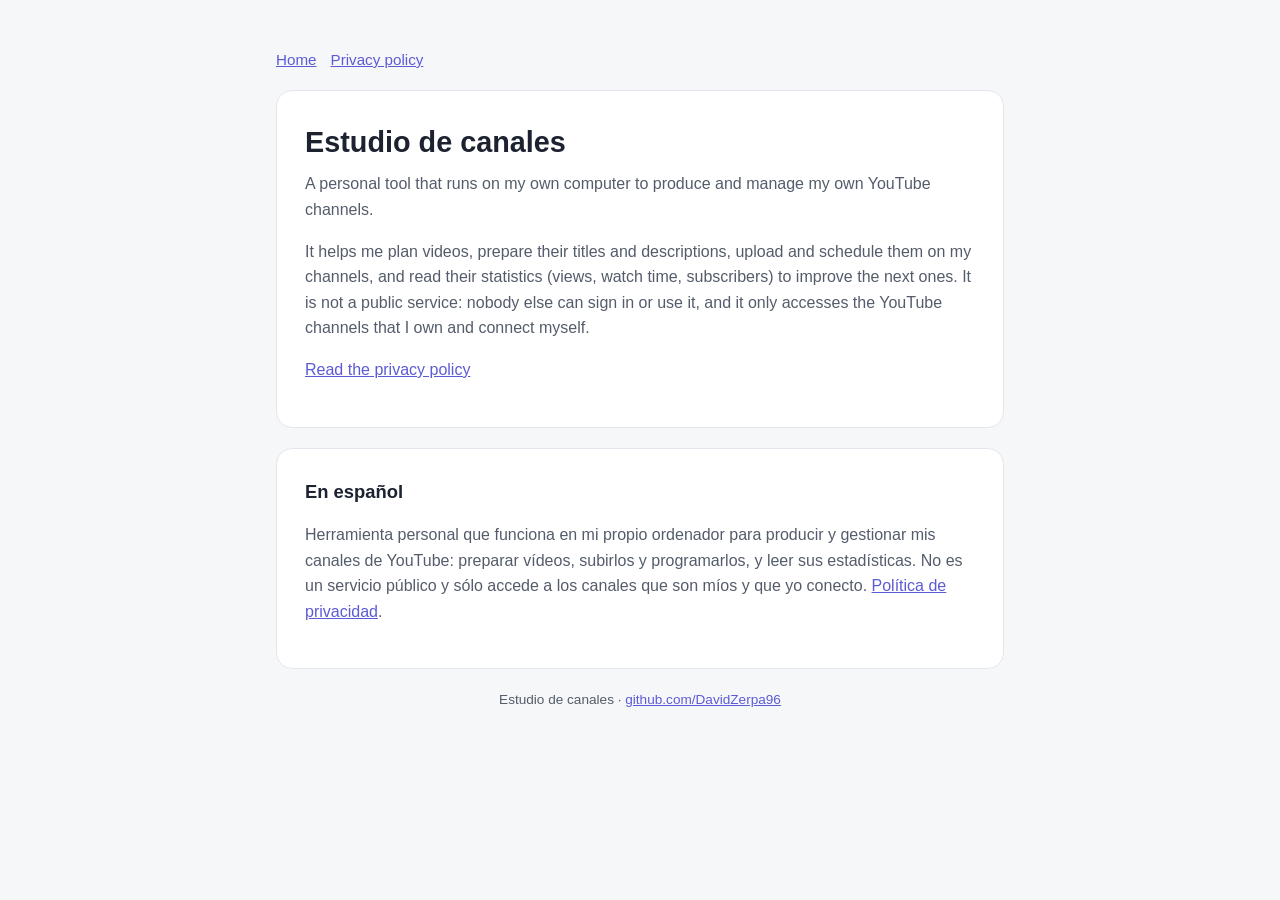
<file: index.html>
<!doctype html>
<html lang="en">
<head>
<meta charset="utf-8">
<meta name="viewport" content="width=device-width, initial-scale=1">
<title>Estudio de canales</title>
<meta name="description" content="Estudio de canales: a personal tool to produce and manage my own YouTube channels.">
<link rel="stylesheet" href="estilo.css">
</head>
<body>
<main>
  <nav><a href="./">Home</a><a href="privacy.html">Privacy policy</a></nav>
  <section class="tarjeta">
    <h1>Estudio de canales</h1>
    <p class="sub">A personal tool that runs on my own computer to produce and manage my own YouTube channels.</p>
    <p>It helps me plan videos, prepare their titles and descriptions, upload and schedule them on my channels, and read
      their statistics (views, watch time, subscribers) to improve the next ones. It is not a public service: nobody else
      can sign in or use it, and it only accesses the YouTube channels that I own and connect myself.</p>
    <p><a href="privacy.html">Read the privacy policy</a></p>
  </section>
  <section class="tarjeta" lang="es">
    <h2 style="margin-top:0">En español</h2>
    <p>Herramienta personal que funciona en mi propio ordenador para producir y gestionar mis canales de YouTube: preparar
      vídeos, subirlos y programarlos, y leer sus estadísticas. No es un servicio público y sólo accede a los canales que
      son míos y que yo conecto. <a href="privacy.html#es">Política de privacidad</a>.</p>
  </section>
  <footer>Estudio de canales · <a href="https://github.com/DavidZerpa96">github.com/DavidZerpa96</a></footer>
</main>
</body>
</html>
</file>
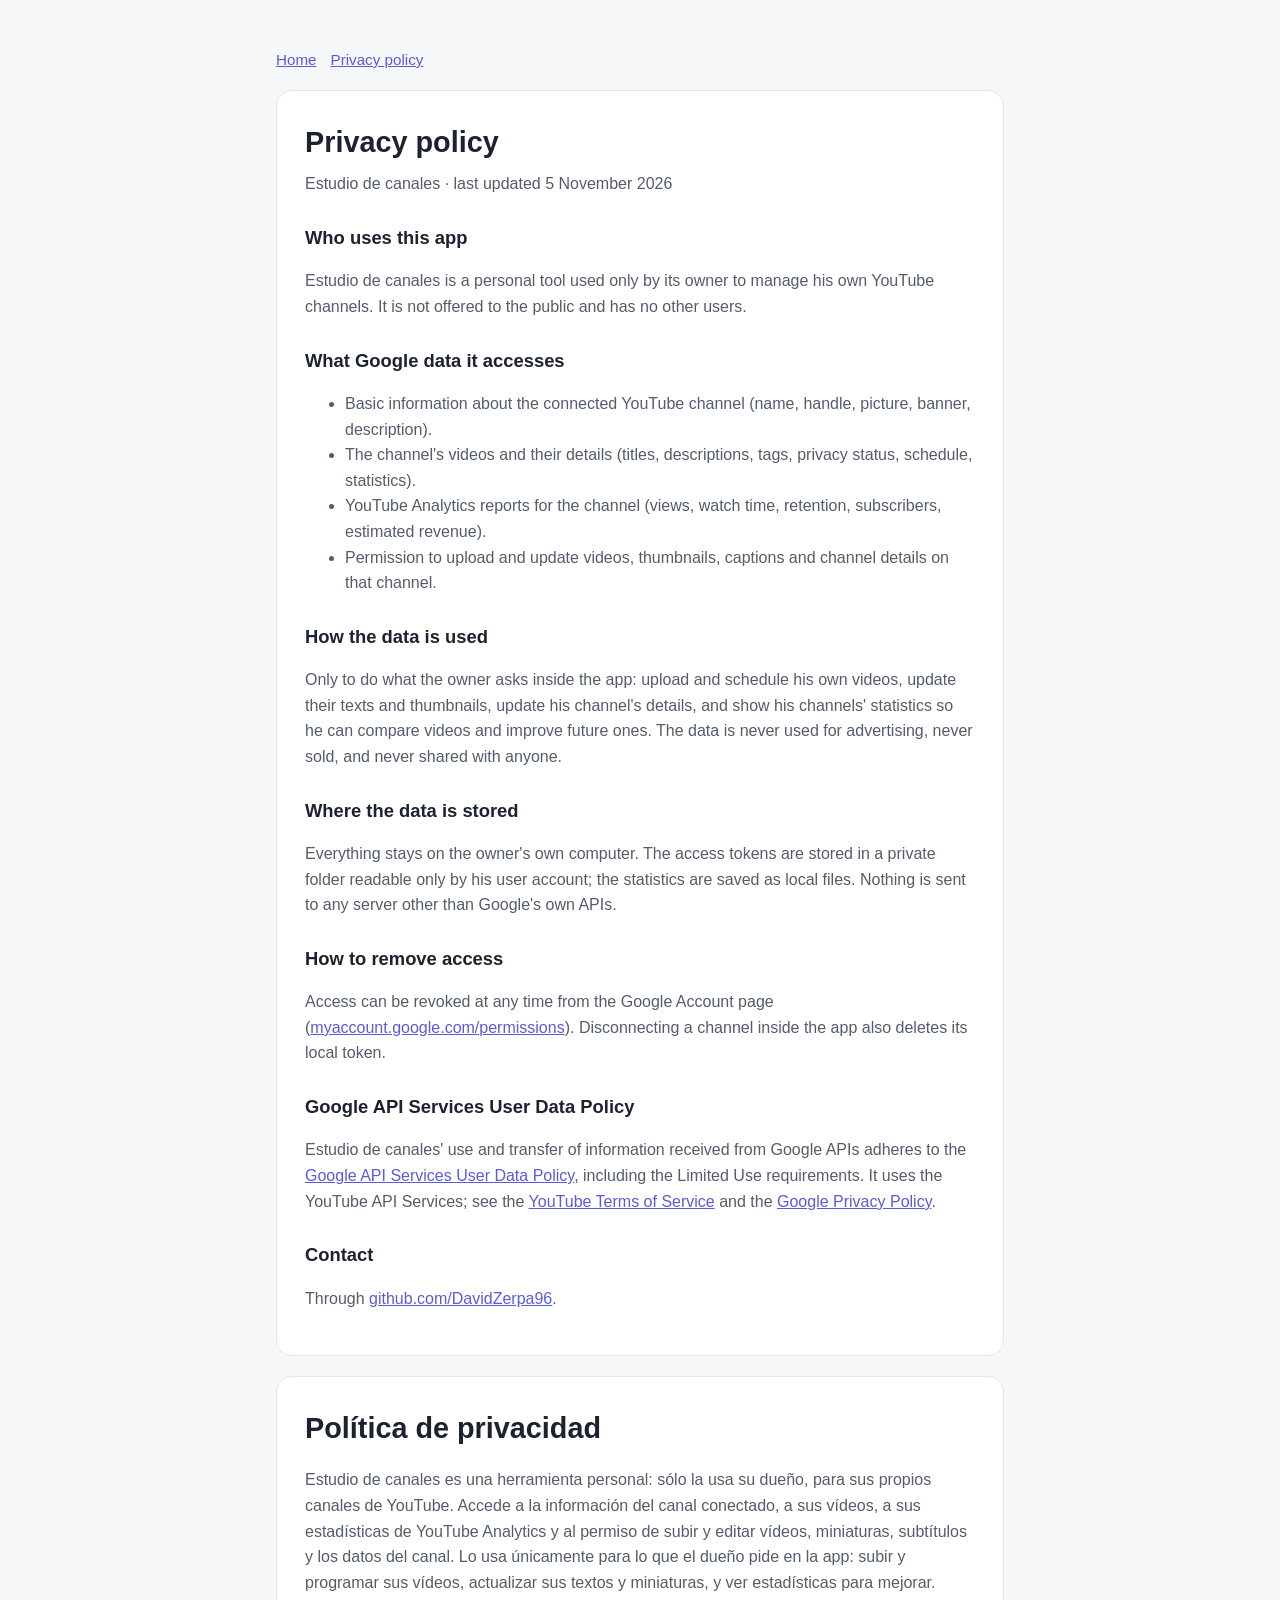
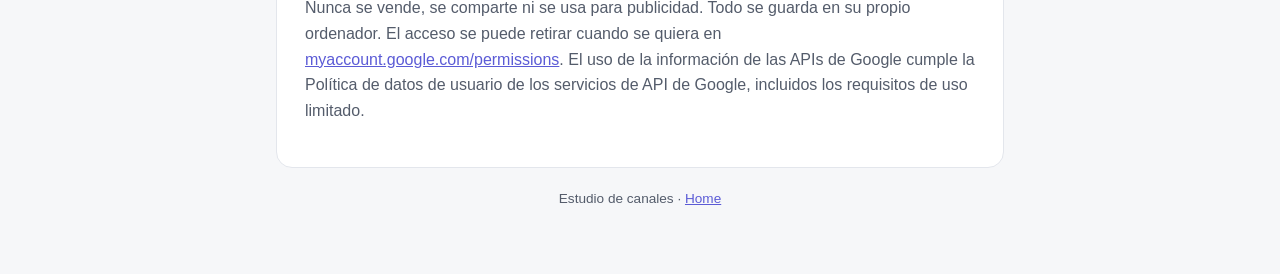
<file: privacy.html>
<!doctype html>
<html lang="en">
<head>
<meta charset="utf-8">
<meta name="viewport" content="width=device-width, initial-scale=1">
<title>Privacy policy · Estudio de canales</title>
<meta name="description" content="How Estudio de canales accesses, uses and stores YouTube data.">
<link rel="stylesheet" href="estilo.css">
</head>
<body>
<main>
  <nav><a href="./">Home</a><a href="privacy.html">Privacy policy</a></nav>
  <section class="tarjeta">
    <h1>Privacy policy</h1>
    <p class="sub">Estudio de canales · last updated 5 November 2026</p>

    <h2>Who uses this app</h2>
    <p>Estudio de canales is a personal tool used only by its owner to manage his own YouTube channels. It is not offered
      to the public and has no other users.</p>

    <h2>What Google data it accesses</h2>
    <ul>
      <li>Basic information about the connected YouTube channel (name, handle, picture, banner, description).</li>
      <li>The channel's videos and their details (titles, descriptions, tags, privacy status, schedule, statistics).</li>
      <li>YouTube Analytics reports for the channel (views, watch time, retention, subscribers, estimated revenue).</li>
      <li>Permission to upload and update videos, thumbnails, captions and channel details on that channel.</li>
    </ul>

    <h2>How the data is used</h2>
    <p>Only to do what the owner asks inside the app: upload and schedule his own videos, update their texts and
      thumbnails, update his channel's details, and show his channels' statistics so he can compare videos and improve
      future ones. The data is never used for advertising, never sold, and never shared with anyone.</p>

    <h2>Where the data is stored</h2>
    <p>Everything stays on the owner's own computer. The access tokens are stored in a private folder readable only by
      his user account; the statistics are saved as local files. Nothing is sent to any server other than Google's own
      APIs.</p>

    <h2>How to remove access</h2>
    <p>Access can be revoked at any time from the Google Account page
      (<a href="https://myaccount.google.com/permissions">myaccount.google.com/permissions</a>). Disconnecting a channel
      inside the app also deletes its local token.</p>

    <h2>Google API Services User Data Policy</h2>
    <p>Estudio de canales' use and transfer of information received from Google APIs adheres to the
      <a href="https://developers.google.com/terms/api-services-user-data-policy">Google API Services User Data Policy</a>,
      including the Limited Use requirements. It uses the YouTube API Services; see the
      <a href="https://www.youtube.com/t/terms">YouTube Terms of Service</a> and the
      <a href="https://policies.google.com/privacy">Google Privacy Policy</a>.</p>

    <h2>Contact</h2>
    <p>Through <a href="https://github.com/DavidZerpa96">github.com/DavidZerpa96</a>.</p>
  </section>

  <section class="tarjeta" id="es" lang="es">
    <h1>Política de privacidad</h1>
    <p>Estudio de canales es una herramienta personal: sólo la usa su dueño, para sus propios canales de YouTube. Accede a
      la información del canal conectado, a sus vídeos, a sus estadísticas de YouTube Analytics y al permiso de subir y
      editar vídeos, miniaturas, subtítulos y los datos del canal. Lo usa únicamente para lo que el dueño pide en la app:
      subir y programar sus vídeos, actualizar sus textos y miniaturas, y ver estadísticas para mejorar. Nunca se vende,
      se comparte ni se usa para publicidad. Todo se guarda en su propio ordenador. El acceso se puede retirar cuando se
      quiera en <a href="https://myaccount.google.com/permissions">myaccount.google.com/permissions</a>. El uso de la
      información de las APIs de Google cumple la Política de datos de usuario de los servicios de API de Google,
      incluidos los requisitos de uso limitado.</p>
  </section>
  <footer>Estudio de canales · <a href="./">Home</a></footer>
</main>
</body>
</html>
</file>
<file: estilo.css>
:root { --fondo: #f6f7f9; --panel: #ffffff; --texto: #1d2230; --texto-2: #545c6b; --borde: #e3e6ec; --acento: #5b5bd6; }
@media (prefers-color-scheme: dark) { :root { --fondo: #15171c; --panel: #1d2028; --texto: #eceef2; --texto-2: #a9b0bd; --borde: #2c303a; --acento: #8f8ff0; } }
* { box-sizing: border-box; }
body { margin: 0; background: var(--fondo); color: var(--texto); font: 16px/1.6 -apple-system, BlinkMacSystemFont, "Segoe UI", Roboto, sans-serif; }
main { max-width: 760px; margin: 0 auto; padding: 48px 16px 64px; }
.tarjeta { background: var(--panel); border: 1px solid var(--borde); border-radius: 16px; padding: 28px; margin-bottom: 20px; }
h1 { font-size: 1.8rem; margin: 0 0 6px; } h2 { font-size: 1.15rem; margin: 26px 0 6px; }
p, li { color: var(--texto-2); } a { color: var(--acento); }
.sub { margin-top: 0; } nav { margin-bottom: 18px; font-size: .95rem; } nav a { margin-right: 14px; }
footer { color: var(--texto-2); font-size: .85rem; text-align: center; }
</file>
